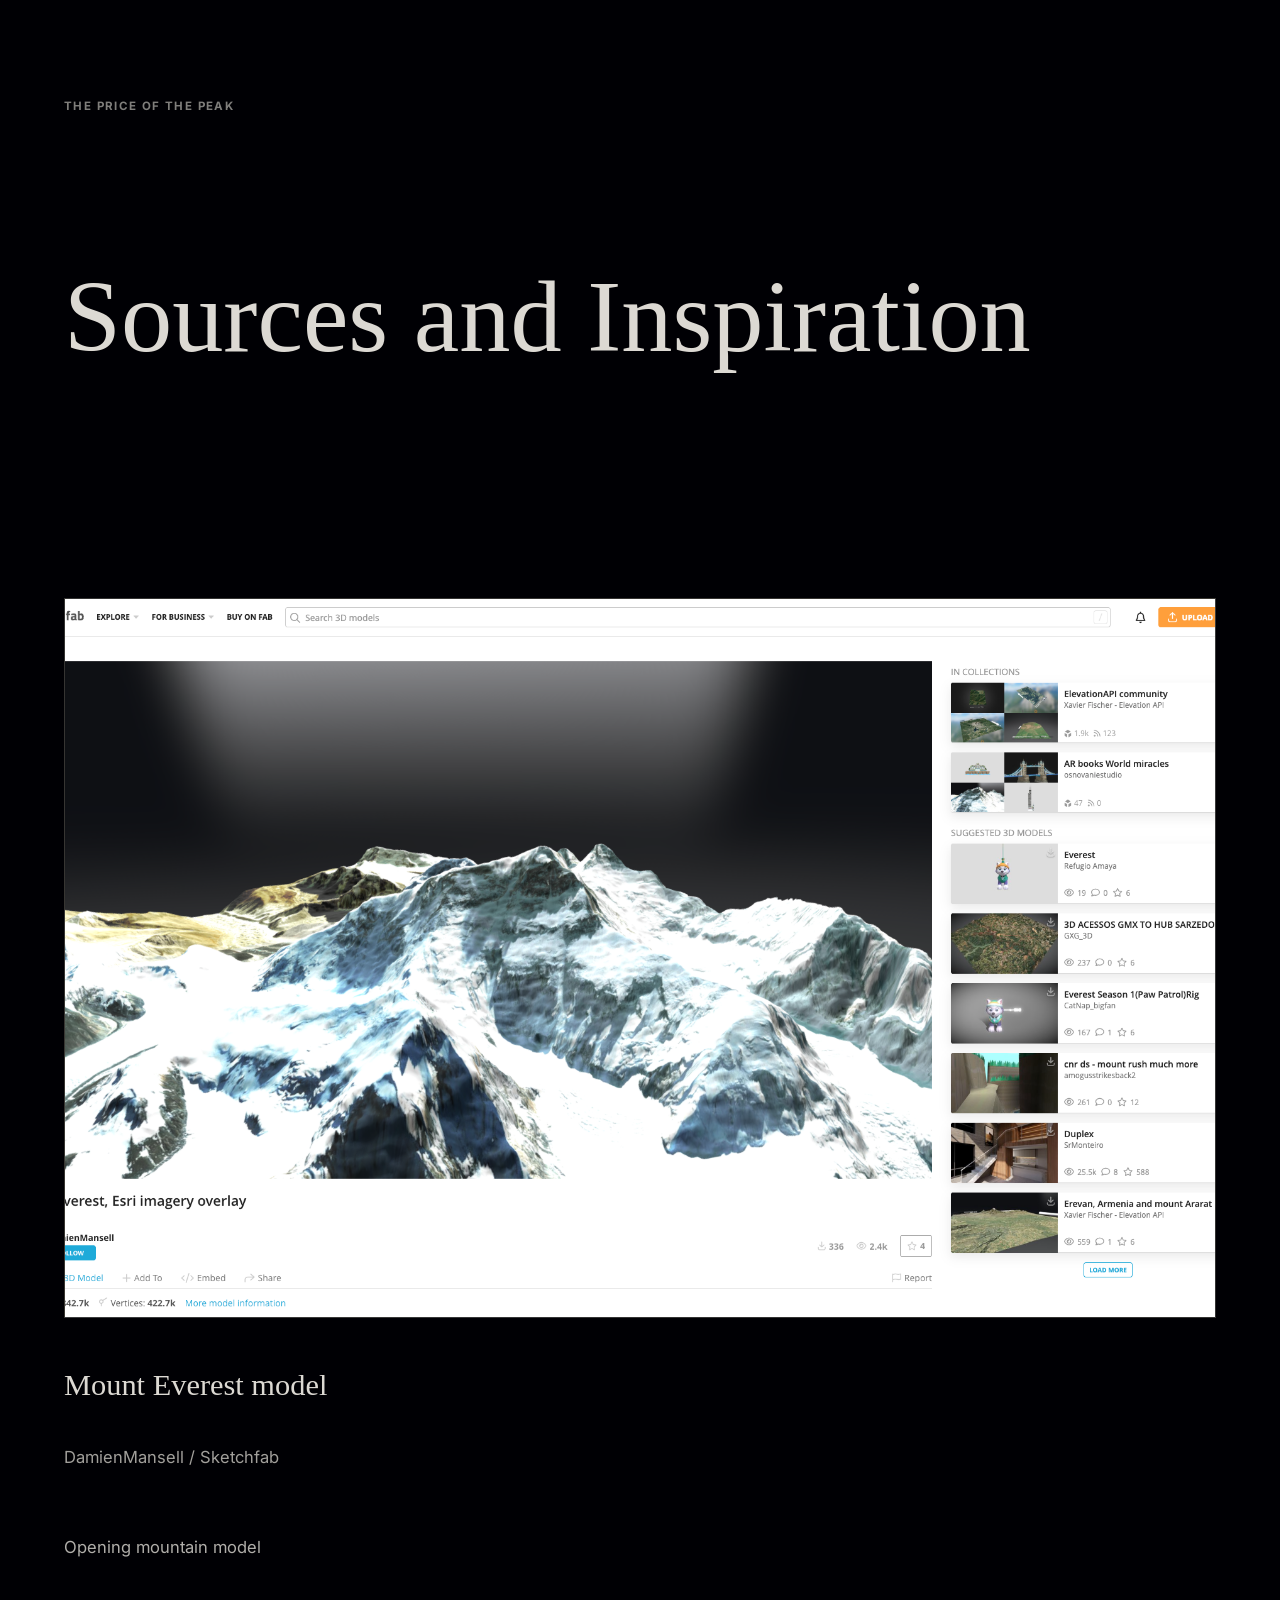
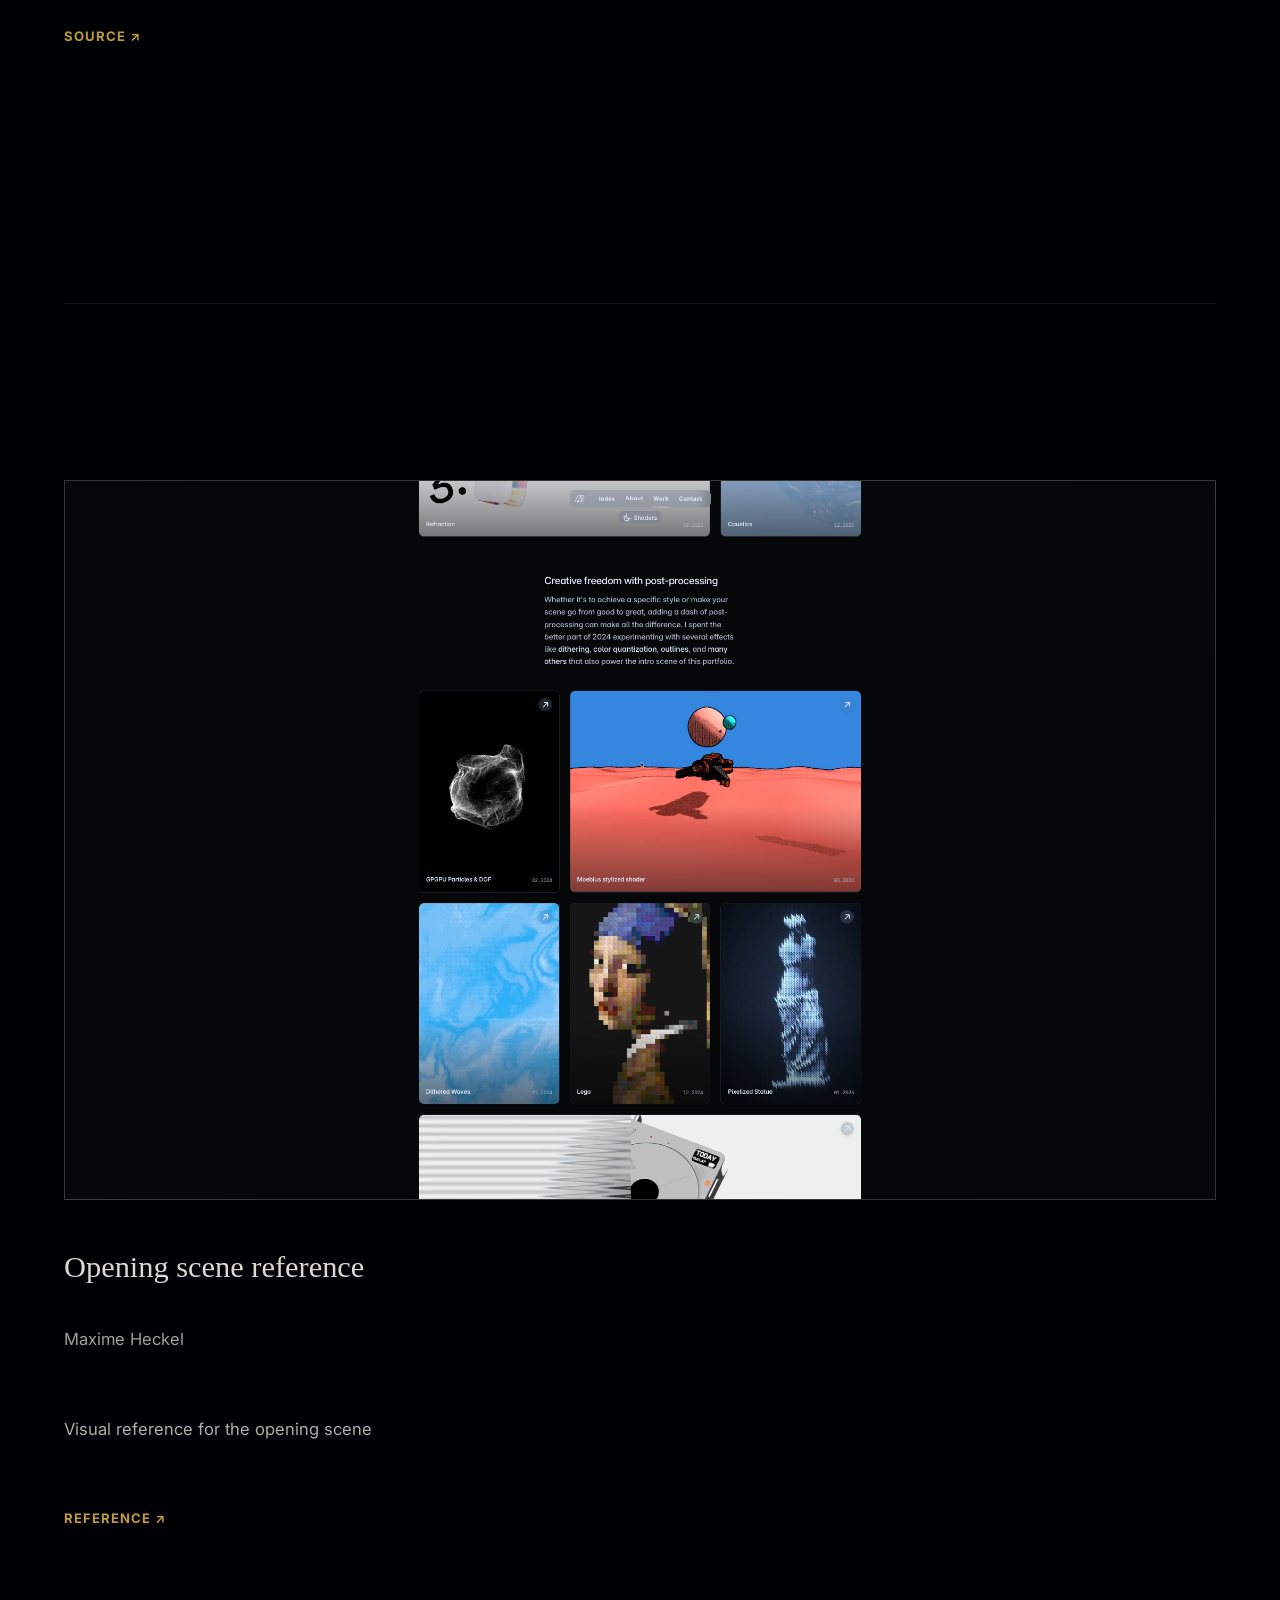
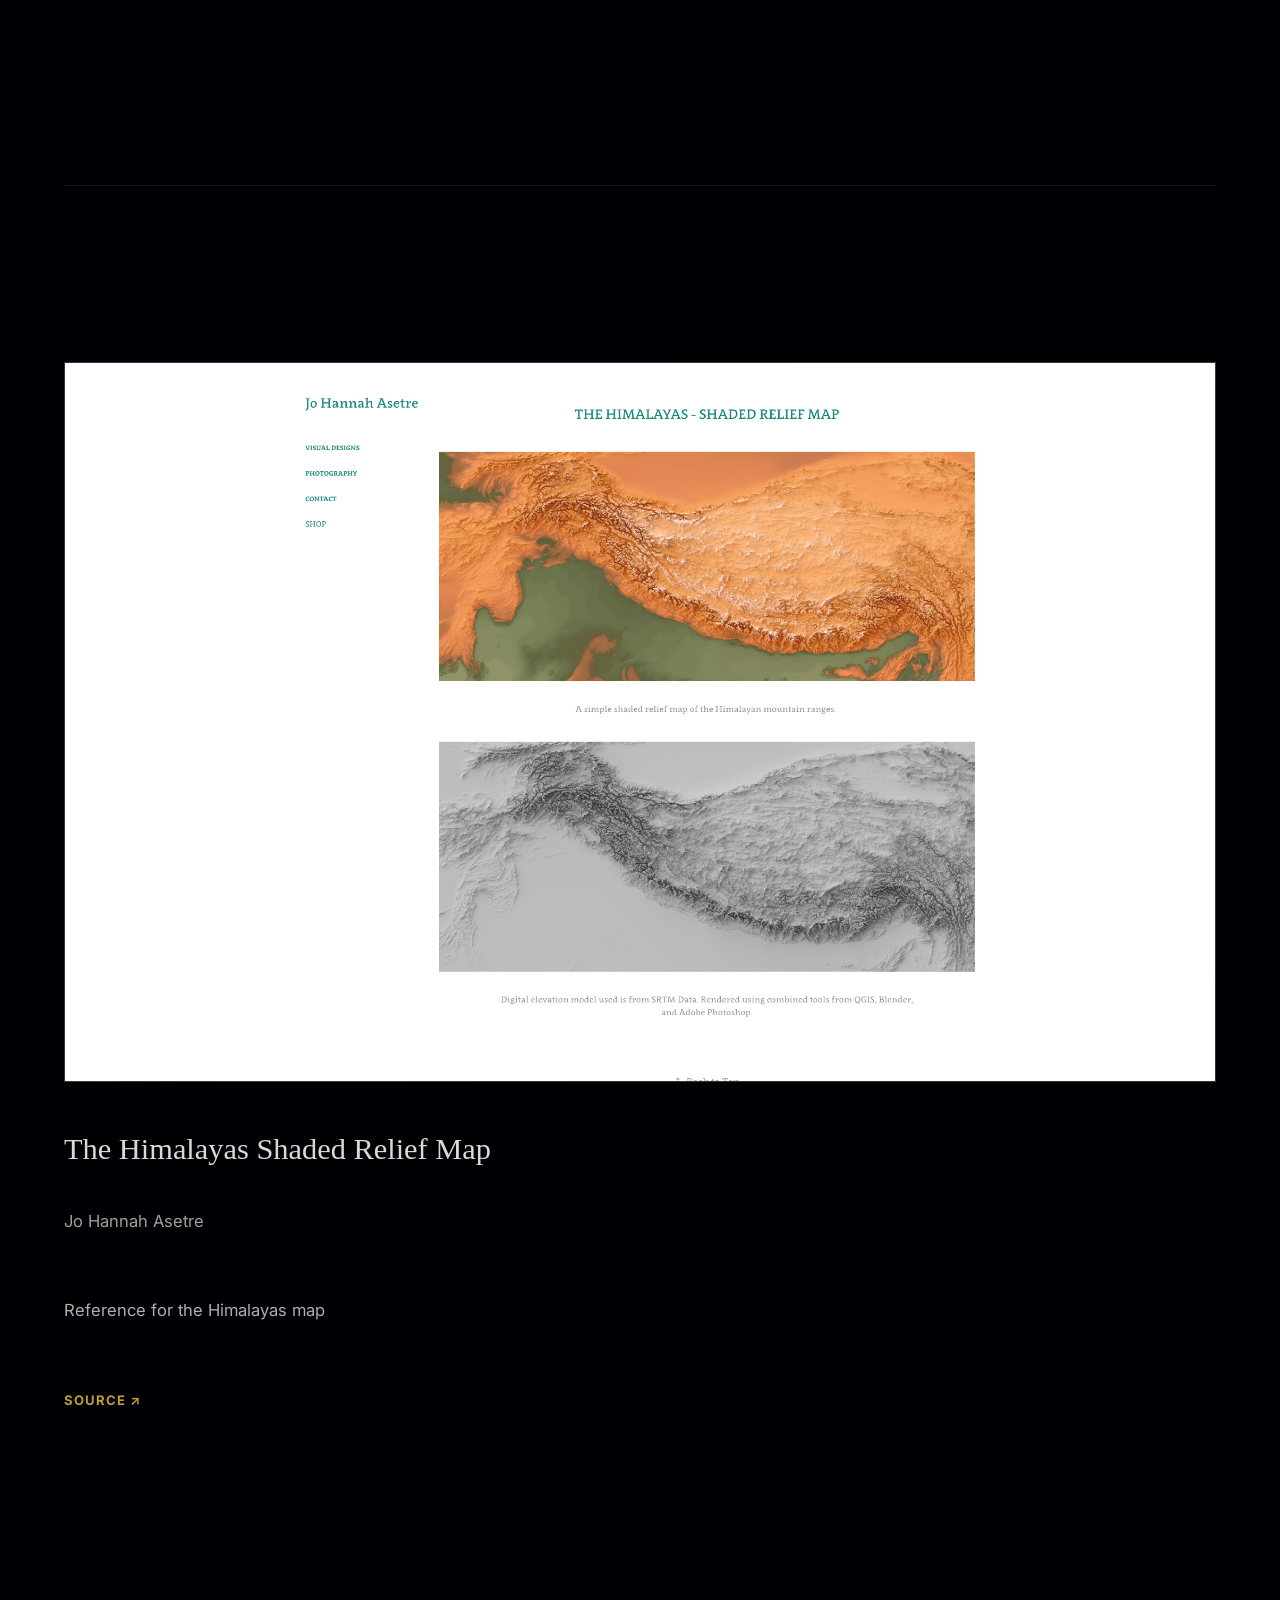
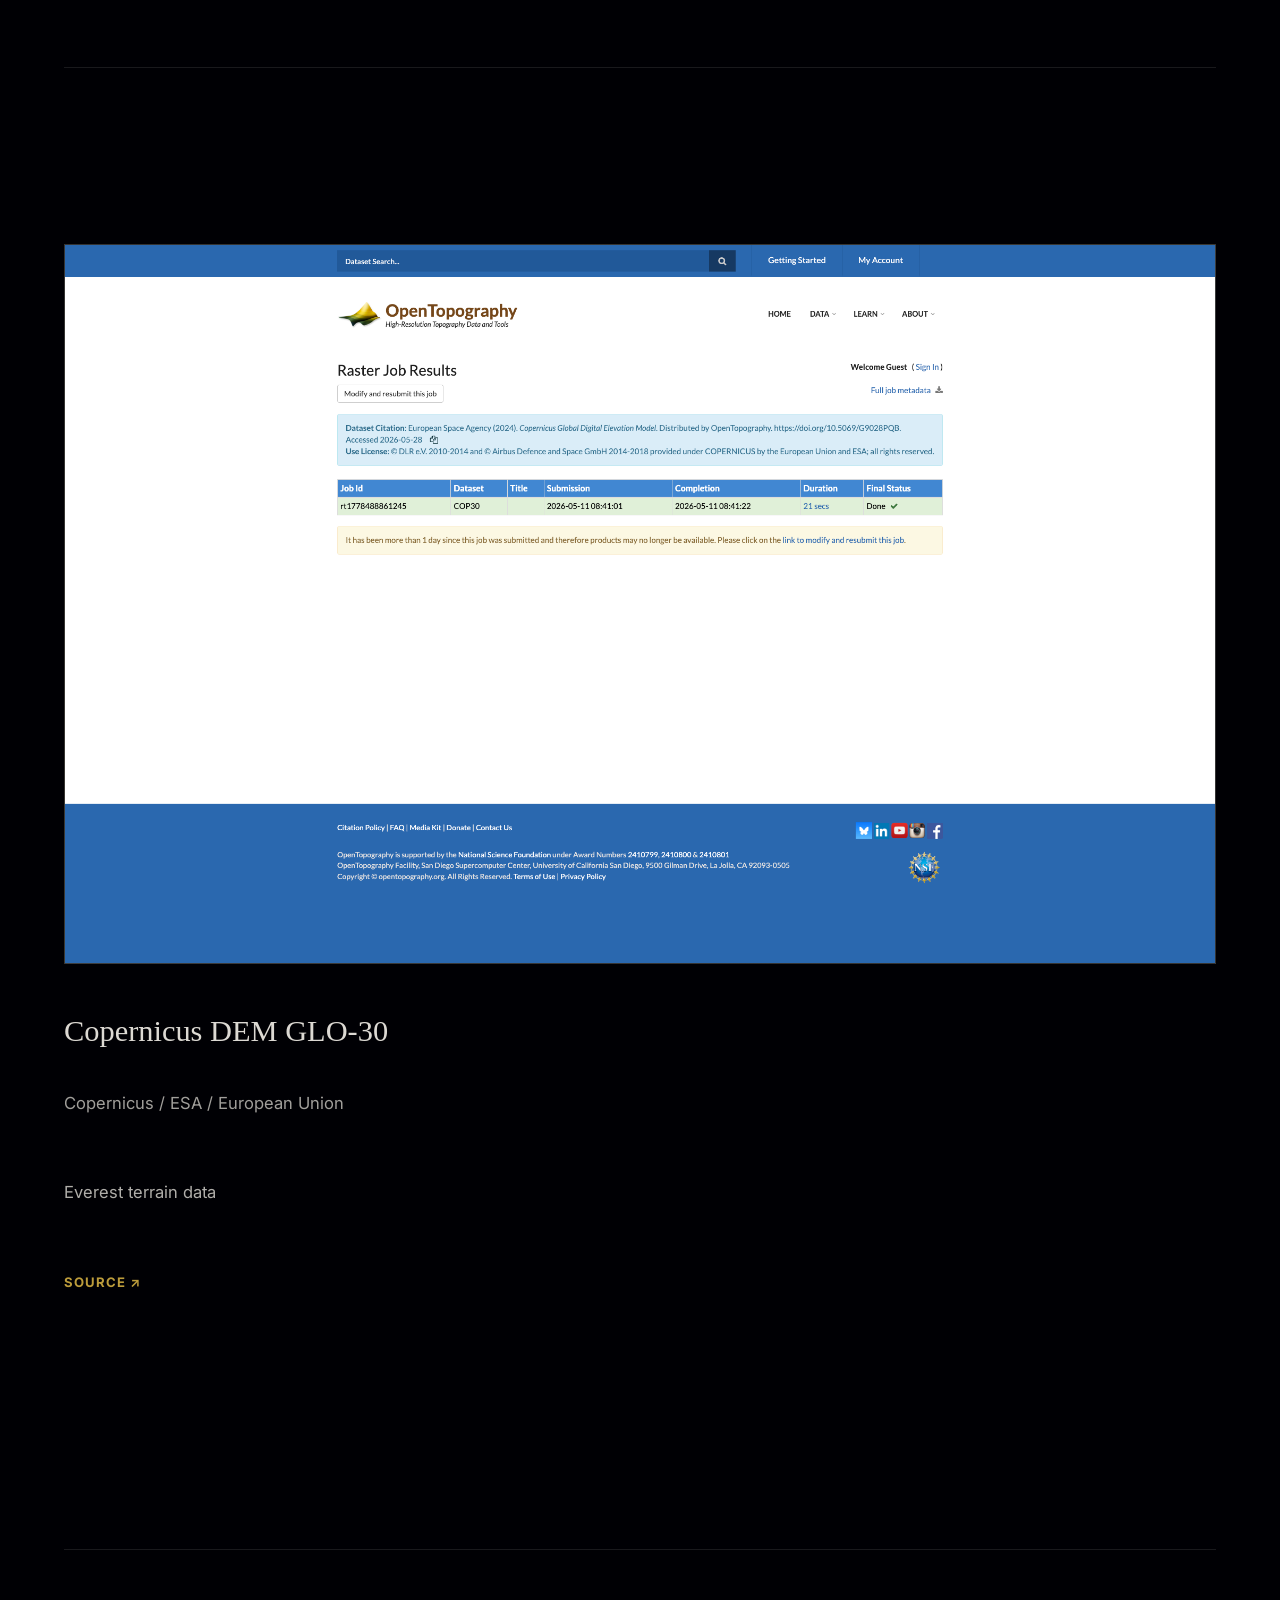
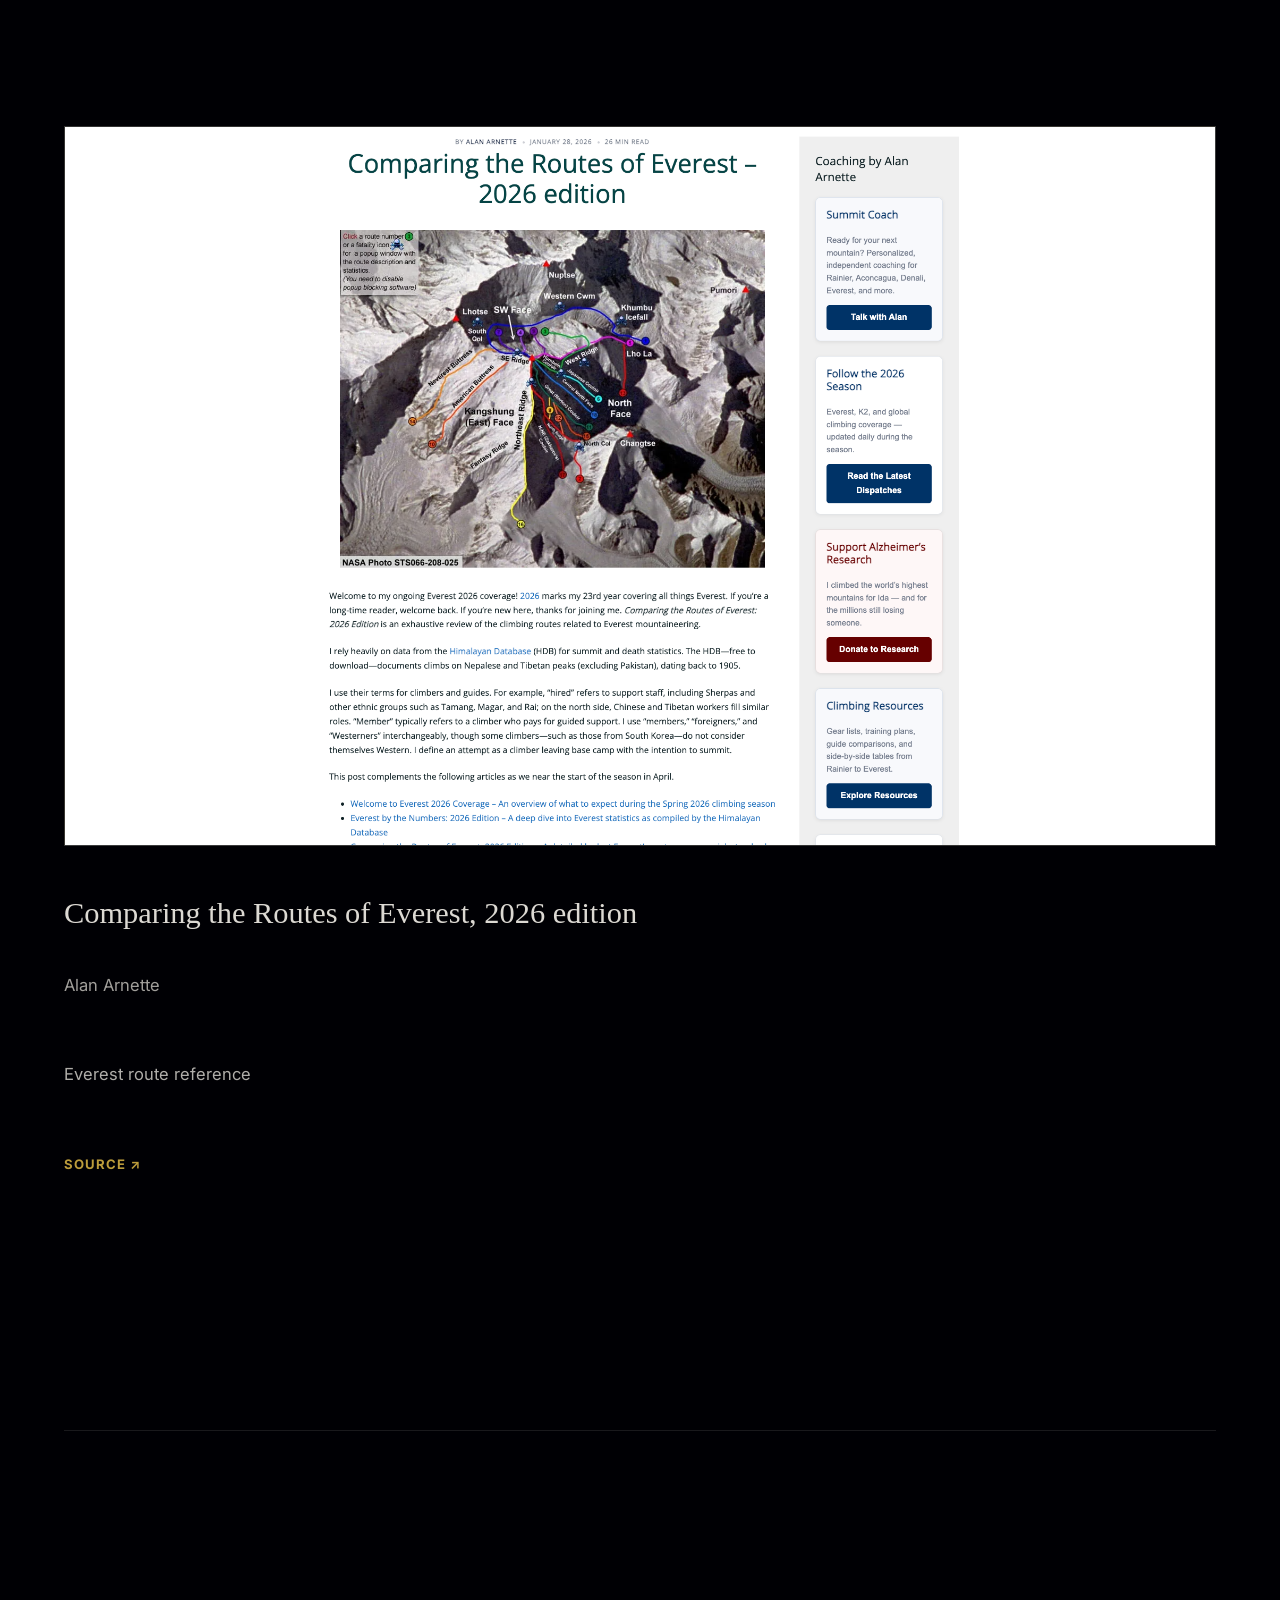
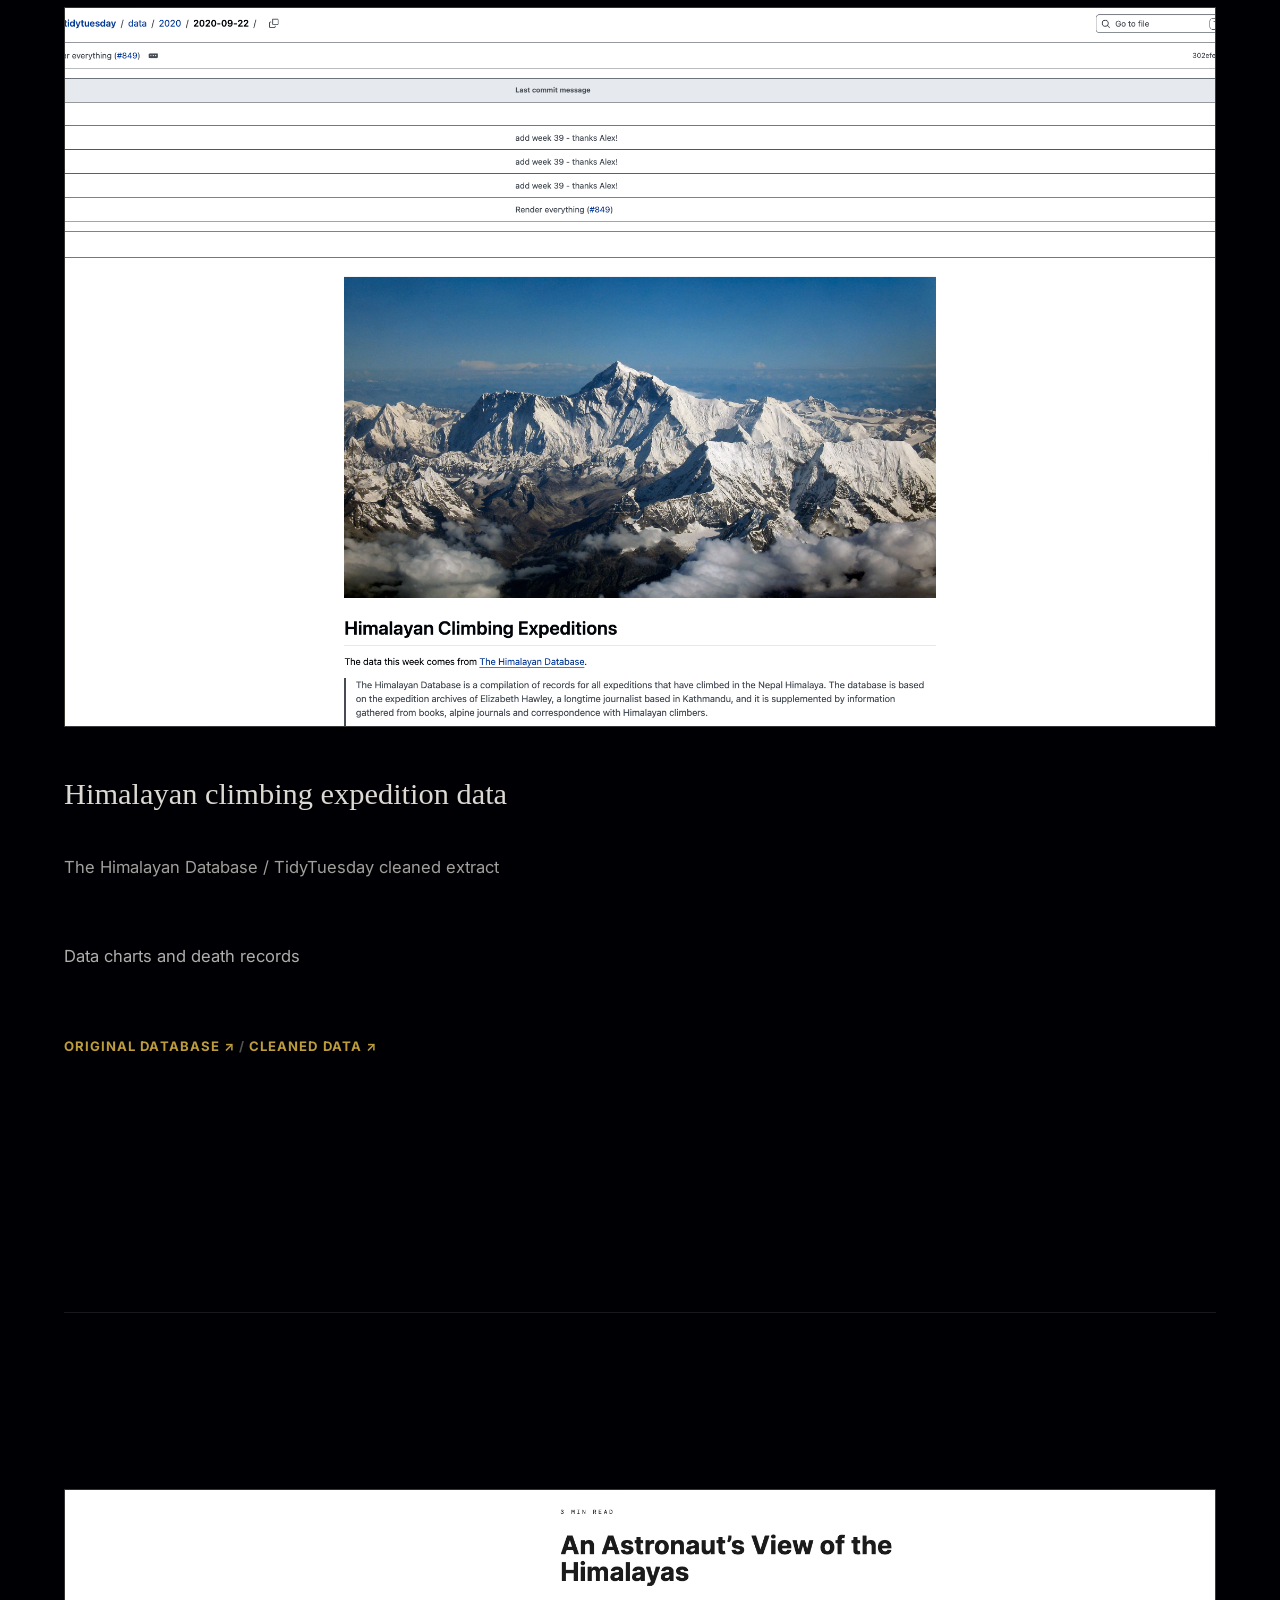
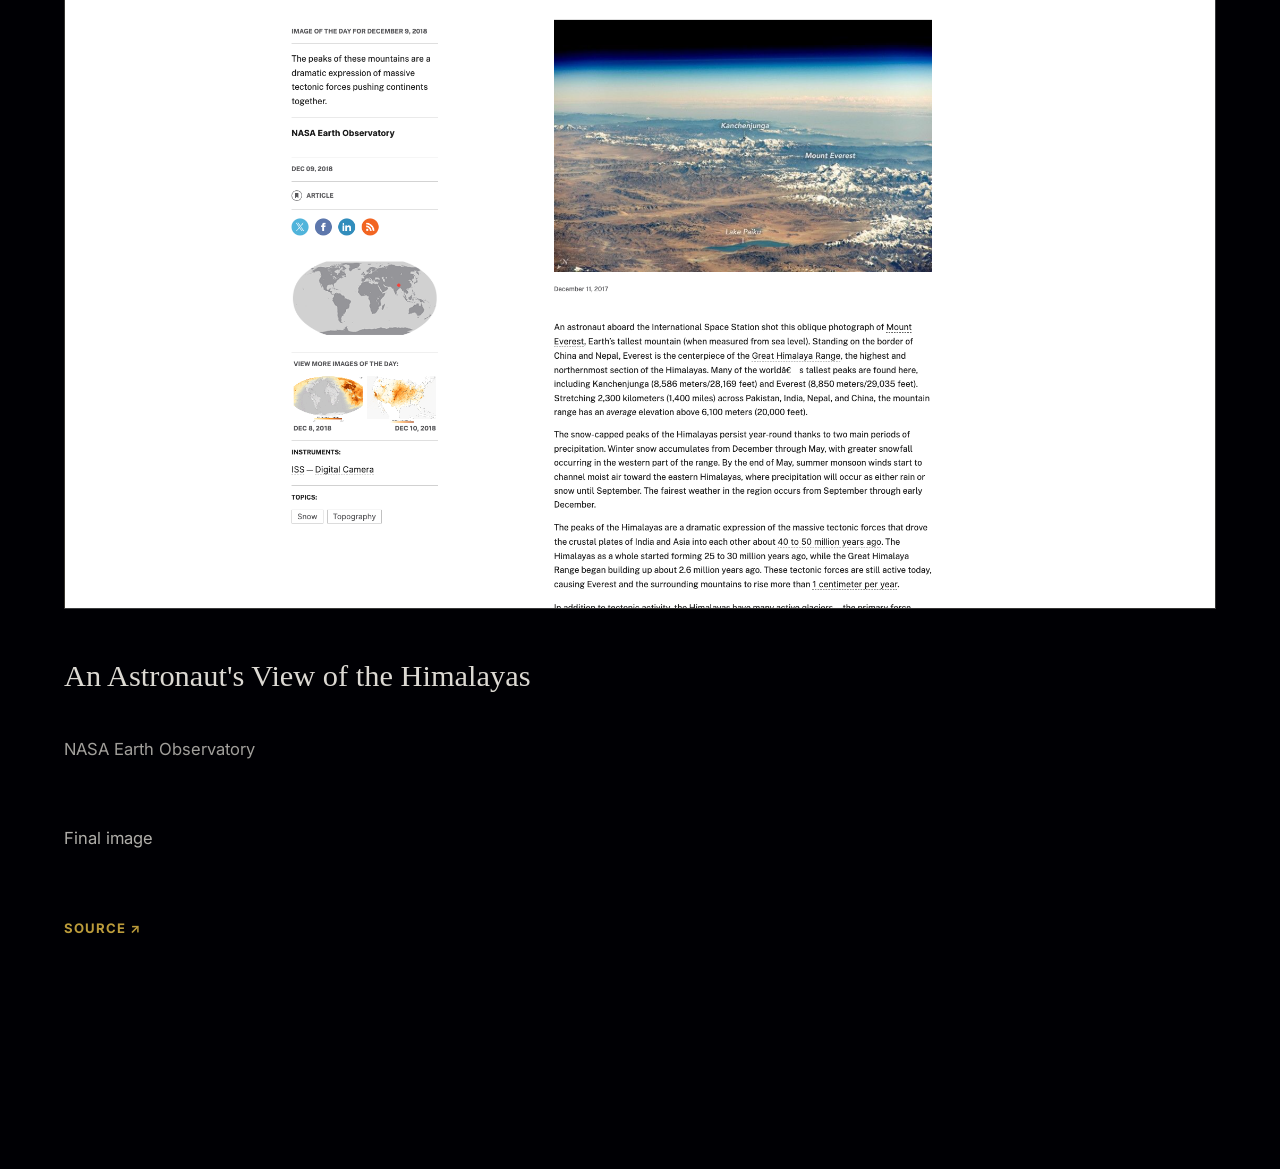
<file: docs/sources/index.html>
<!DOCTYPE html>
<html lang="en">
<head>
  <meta charset="UTF-8">
  <meta name="viewport" content="width=device-width, initial-scale=1.0">
  <title>Sources | The Price of the Peak</title>
  <link rel="preconnect" href="https://fonts.googleapis.com">
  <link rel="preconnect" href="https://fonts.gstatic.com" crossorigin>
  <link href="https://fonts.googleapis.com/css2?family=Inter:wght@400;500;600;700&display=swap" rel="stylesheet">
  <link rel="stylesheet" href="../css/style.css?v=sources-gallery-3">
</head>
<body class="sources-page">
  <main class="sources-shell">
    <a class="sources-back" href="../">The Price of the Peak</a>

    <header class="sources-header">
      <h1>Sources and Inspiration</h1>
    </header>

    <div class="sources-list" id="sources-list"></div>
  </main>

  <script>
    const sourceEntries = [
      {
        title: "Mount Everest model",
        author: "DamienMansell / Sketchfab",
        usedFor: "Opening mountain model",
        image: "../assets/sources/everest_figure.png",
        domain: "sketchfab.com",
        links: [
          {
            label: "Source",
            url: "https://sketchfab.com/3d-models/mount-everest-esri-imagery-overlay-f1b4efcc730a4d31872c73d8cdab97ed"
          }
        ]
      },
      {
        title: "Opening scene reference",
        author: "Maxime Heckel",
        usedFor: "Visual reference for the opening scene",
        image: "../assets/sources/hero_inspiration.png",
        domain: "maximeheckel.com",
        links: [
          {
            label: "Reference",
            url: "https://maximeheckel.com/"
          }
        ]
      },
      {
        title: "The Himalayas Shaded Relief Map",
        author: "Jo Hannah Asetre",
        usedFor: "Reference for the Himalayas map",
        image: "../assets/sources/himalayas_atlas.png",
        domain: "johannahasetre.myportfolio.com",
        links: [
          {
            label: "Source",
            url: "https://johannahasetre.myportfolio.com/the-himalayas-shaded-relief-map-1"
          }
        ]
      },
      {
        title: "Copernicus DEM GLO-30",
        author: "Copernicus / ESA / European Union",
        usedFor: "Everest terrain data",
        image: "../assets/sources/everest_terrain.png",
        domain: "dataspace.copernicus.eu",
        links: [
          {
            label: "Source",
            url: "https://dataspace.copernicus.eu/explore-data/data-collections/copernicus-contributing-missions/collections-description/COP-DEM"
          }
        ]
      },
      {
        title: "Comparing the Routes of Everest, 2026 edition",
        author: "Alan Arnette",
        usedFor: "Everest route reference",
        image: "../assets/sources/everest_routes.png",
        domain: "alanarnette.com",
        links: [
          {
            label: "Source",
            url: "https://www.alanarnette.com/blog/2026/01/28/comparing-the-routes-of-everest-2026-edition/"
          }
        ]
      },
      {
        title: "Himalayan climbing expedition data",
        author: "The Himalayan Database / TidyTuesday cleaned extract",
        usedFor: "Data charts and death records",
        image: "../assets/sources/himalayas_data.png",
        domain: "himalayandatabase.com",
        links: [
          {
            label: "Original database",
            url: "https://www.himalayandatabase.com/"
          },
          {
            label: "Cleaned data",
            url: "https://github.com/rfordatascience/tidytuesday/tree/main/data/2020/2020-09-22"
          }
        ]
      },
      {
        title: "An Astronaut's View of the Himalayas",
        author: "NASA Earth Observatory",
        usedFor: "Final image",
        image: "../assets/sources/himalayas_nasa.png",
        domain: "visibleearth.nasa.gov",
        links: [
          {
            label: "Source",
            url: "https://visibleearth.nasa.gov/images/144355/an-astronauts-view-of-the-himalayas"
          }
        ]
      }
    ];

    const list = document.getElementById("sources-list");

    sourceEntries.forEach((entry) => {
      const row = document.createElement("article");
      row.className = "source-row";

      const media = document.createElement("div");
      media.className = "source-media";

      const placeholder = document.createElement("div");
      placeholder.className = "source-placeholder";
      placeholder.innerHTML = `
        <span>Source</span>
        <em>${entry.domain}</em>
      `;

      const image = document.createElement("img");
      image.src = entry.image;
      image.alt = "";
      image.loading = "lazy";
      image.onerror = () => {
        image.remove();
      };

      media.append(placeholder, image);

      const content = document.createElement("div");
      content.className = "source-content";
      content.innerHTML = `
        <h2>${entry.title}</h2>
        <p class="source-author">${entry.author}</p>
        <p class="source-used">${entry.usedFor}</p>
        <p class="source-links">
          ${entry.links.map((link) => `<a href="${link.url}" target="_blank" rel="noopener noreferrer">${link.label} &#8599;</a>`).join(" <span aria-hidden=\"true\">/</span> ")}
        </p>
      `;

      row.append(media, content);
      list.appendChild(row);
    });
  </script>
</body>
</html>
</file>
<file: docs/css/style.css>
* {
  margin: 0;
  padding: 0;
  box-sizing: border-box;
}

:root {
  --paper: #f4f1ea;
  --paper-deep: #e9e1d3;
  --ink: #1d1c1a;
  --muted: #6f6a61;
  --rule: #d8d2c7;
  --night: #101311;
  --night-soft: #171b18;
  --night-ink: #f3efe7;
  --space-black: #000004;
  --space-blue-black: #081021;
  --space-ink: #f4f1ea;
  --ice: #d8e6ec;
  --route: #f1c84b;
  --client: #4778a8;
  --staff: #c56f3d;
  --death: #9f3d35;
  --font-display: Georgia, "Times New Roman", serif;
  --font-ui: "Inter", -apple-system, BlinkMacSystemFont, "Segoe UI", Roboto, Helvetica, Arial, sans-serif;
  --page-max: 1440px;
  --text-col: 360px;
  --gap: 80px;
  --visual-col: minmax(680px, 1fr);
  --side-pad: clamp(1.25rem, 4vw, 4.5rem);
}

body {
  font-family: var(--font-ui);
  color: var(--ink);
  background: var(--paper);
  line-height: 1.75;
  font-size: 16px;
  text-rendering: optimizeLegibility;
}

/* Hold the visitor at the intro until the hero and atlas images are ready. */
html.is-loading,
html.is-loading body {
  overflow: hidden;
}

p {
  line-height: 1.78;
}

svg text,
.graphic-label,
.closing-kicker,
.step::before,
.step::after,
.ch2-route-index,
.ch2-panel {
  font-variant-numeric: tabular-nums;
}

.editorial-grid,
.intro-inner,
.closing-copy {
  width: 100%;
  margin-inline: auto;
}

.section-plate,
.section-atlas,
.section-map-table,
.section-data-wall,
.section-register,
.section-conclusion {
  position: relative;
}

.intro {
  position: relative;
  min-height: 100vh;
  display: grid;
  grid-template-columns: minmax(0, 0.9fr) minmax(22rem, 1.1fr);
  align-items: center;
  padding: 12vh var(--side-pad) 10vh;
  background:
    radial-gradient(circle at 78% 42%, rgba(216, 230, 236, 0.13), transparent 34rem),
    radial-gradient(circle at 18% 22%, rgba(241, 200, 75, 0.09), transparent 22rem),
    linear-gradient(115deg, #0a0d0b 0%, var(--night) 56%, #070908 100%);
  color: var(--night-ink);
  overflow: hidden;
}

.intro::before {
  content: "";
  position: absolute;
  inset: 0;
  background:
    linear-gradient(rgba(243, 239, 231, 0.034) 1px, transparent 1px),
    linear-gradient(90deg, rgba(243, 239, 231, 0.026) 1px, transparent 1px);
  background-size: 46px 46px;
  mask-image: linear-gradient(90deg, transparent 0%, #000 48%, #000 100%);
  opacity: 0.32;
  pointer-events: none;
}

.intro::after {
  content: "";
  position: absolute;
  inset: auto 0 0;
  height: 30vh;
  background: linear-gradient(180deg, transparent, var(--night));
  pointer-events: none;
}

.hero-visual {
  position: absolute;
  top: 0;
  right: 0;
  bottom: 0;
  width: min(84vw, 1380px);
  pointer-events: none;
}

.hero-led-canvas {
  position: absolute;
  inset: -8vh -7vw -8vh -6vw;
  overflow: hidden;
  cursor: grab;
  pointer-events: auto;
  -webkit-mask-image: linear-gradient(90deg, transparent 0%, #000 18%, #000 90%, transparent 100%);
  mask-image: linear-gradient(90deg, transparent 0%, #000 18%, #000 90%, transparent 100%);
}

.hero-led-canvas:active {
  cursor: grabbing;
}

.hero-led-canvas:not(.is-ready) {
  cursor: default;
}

.hero-led-canvas::after {
  content: "";
  position: absolute;
  inset: 0;
  background:
    radial-gradient(circle at 55% 42%, rgba(243, 239, 231, 0.08), transparent 24rem),
    linear-gradient(90deg, rgba(16, 19, 17, 0.2), rgba(16, 19, 17, 0) 34%);
  pointer-events: none;
}

.hero-led-loading {
  position: absolute;
  right: clamp(2rem, 7vw, 6.5rem);
  bottom: clamp(2.2rem, 8vh, 5.5rem);
  z-index: 4;
  display: flex;
  align-items: center;
  gap: 9px;
  color: rgba(243, 239, 231, 0.56);
  font-size: 11px;
  font-weight: 700;
  letter-spacing: 0.08em;
  line-height: 1.3;
  text-transform: uppercase;
  pointer-events: none;
  transition: opacity 0.35s ease, transform 0.35s ease;
}

.hero-led-loading span {
  width: 14px;
  height: 14px;
  border: 1px solid rgba(243, 239, 231, 0.18);
  border-top-color: rgba(241, 200, 75, 0.82);
  border-radius: 50%;
  animation: hero-loading-spin 0.9s linear infinite;
}

.hero-led-loading em {
  font-style: normal;
}

@keyframes hero-loading-spin {
  to {
    transform: rotate(360deg);
  }
}

.hero-led-canvas.is-ready ~ .hero-led-loading,
.hero-led-canvas.is-fallback ~ .hero-led-loading {
  opacity: 0;
  transform: translateY(4px);
}

.hero-drag-hint {
  position: absolute;
  right: clamp(2rem, 7vw, 6.5rem);
  bottom: clamp(2.2rem, 8vh, 5.5rem);
  z-index: 4;
  padding: 6px 10px;
  border: 1px solid rgba(243, 239, 231, 0.16);
  border-radius: 2px;
  background: rgba(16, 19, 17, 0.46);
  color: rgba(243, 239, 231, 0.62);
  font-size: 11px;
  font-weight: 700;
  letter-spacing: 0.08em;
  line-height: 1.3;
  text-transform: uppercase;
  pointer-events: none;
  transition: opacity 0.45s ease, transform 0.45s ease;
}

.hero-led-canvas:not(.is-ready) ~ .hero-drag-hint {
  opacity: 0;
  transform: translateY(4px);
}

.hero-led-canvas.is-drag-hint-hidden ~ .hero-drag-hint {
  opacity: 0;
  transform: translateY(4px);
}

.hero-led-webgl,
.hero-led-fallback {
  position: absolute;
  inset: 0;
  width: 100%;
  height: 100%;
  pointer-events: none;
}

.hero-led-webgl {
  display: block;
  z-index: 2;
  pointer-events: auto;
}

.hero-led-fallback {
  object-fit: contain;
  object-position: 58% 50%;
  padding: 16vh 0 14vh;
  opacity: 0.28;
  filter: invert(1) brightness(0.72) contrast(1.8) sepia(0.15) hue-rotate(142deg);
  image-rendering: pixelated;
  mix-blend-mode: screen;
  transform: scale(1.1);
  z-index: 1;
  opacity: 0;
}

.hero-led-canvas.is-fallback .hero-led-fallback {
  opacity: 0.32;
}

.hero-led-canvas.is-fallback ~ .hero-drag-hint {
  display: none;
}

.intro-inner {
  position: relative;
  z-index: 3;
  max-width: 780px;
  transform: translateY(-4vh);
}

.intro h1 {
  max-width: 760px;
  font-family: var(--font-ui);
  font-size: clamp(4.6rem, 10vw, 9.6rem);
  font-weight: 700;
  letter-spacing: 0;
  line-height: 0.92;
  margin-bottom: 1.4rem;
}

.intro .subtitle {
  max-width: 520px;
  color: rgba(243, 239, 231, 0.78);
  font-size: clamp(1.05rem, 1.8vw, 1.35rem);
  line-height: 1.55;
}

#scrolly {
  position: relative;
  display: flex;
  align-items: flex-start;
  background:
    linear-gradient(90deg, rgba(8, 11, 16, 0.1), rgba(8, 11, 16, 0.02) 38%, transparent 72%),
    /* The dark-to-paper handoff is anchored in vh (top stops = the original
       percentages x the ~855vh the page was tuned for) so it stays locked to the
       conquest / The Turn boundary (~303vh) regardless of how many paper sections
       follow. The lower stops are anchored to the bottom, so every paper section
       stays bright and the ease into the closing happens only in the last 40vh. */
    linear-gradient(180deg,
      var(--night) 0,
      var(--night) 77vh,
      #1a242b 103vh,
      #263945 137vh,
      #2d424e 248vh,
      #3c4c52 274vh,
      var(--paper-deep) 308vh,
      var(--paper) 333vh,
      var(--paper) calc(100% - 40vh),
      var(--paper-deep) 100%);
}

.scroll-text {
  width: 38%;
  padding: 0 clamp(1.25rem, 3vw, 3.5rem);
  position: relative;
  z-index: 2;
}

.scroll-graphic {
  width: 62%;
  position: sticky;
  top: 0;
  height: 100vh;
  display: flex;
  align-items: center;
  justify-content: center;
  z-index: 1;
}

#scrolly:has(.section-map-table.is-active) .scroll-text {
  pointer-events: none;
}

.graphic-container {
  width: 100%;
  height: 100%;
  display: flex;
  align-items: center;
  justify-content: center;
  padding: clamp(1rem, 2.4vw, 2rem);
}

.graphic-placeholder {
  position: relative;
  width: 100%;
  height: min(84vh, 860px);
  background: rgba(247, 244, 236, 0.9);
  border: 1px solid rgba(23, 22, 21, 0.12);
  border-radius: 3px;
  box-shadow: none;
  display: flex;
  align-items: center;
  justify-content: center;
  transition: opacity 0.28s ease;
  overflow: hidden;
}

.graphic-placeholder::before {
  content: "";
  position: absolute;
  inset: 0;
  pointer-events: none;
  z-index: 3;
}

.graphic-placeholder[data-active="himalayas"] {
  background: #151916;
  border-color: rgba(238, 232, 219, 0.18);
}

.graphic-placeholder[data-active="himalayas"]::before {
  background:
    linear-gradient(rgba(255, 255, 255, 0.045) 1px, transparent 1px),
    linear-gradient(90deg, rgba(255, 255, 255, 0.035) 1px, transparent 1px);
  background-size: 64px 64px;
  mix-blend-mode: screen;
}

.graphic-placeholder[data-active="conquest"] {
  height: 100vh;
  border: 0;
  border-radius: 0;
  background: transparent;
}

.graphic-placeholder[data-active="turn-transition"] {
  height: 100vh;
  background: transparent;
  border: 0;
  border-radius: 0;
}

.graphic-placeholder[data-active="the-turn"] {
  height: min(88vh, 900px);
  background:
    linear-gradient(180deg, rgba(255, 255, 255, 0.78), rgba(245, 241, 232, 0.96)),
    repeating-linear-gradient(90deg, rgba(23, 22, 21, 0.055) 0 1px, transparent 1px 56px);
  border-color: var(--rule);
}

.graphic-placeholder[data-active="the-cost"],
.graphic-placeholder[data-active="the-commercial"] {
  height: min(88vh, 900px);
  background:
    linear-gradient(180deg, rgba(248, 245, 238, 0.98), rgba(244, 241, 234, 0.98) 62%, rgba(233, 225, 211, 0.9)),
    var(--paper);
  border-color: var(--rule);
}

.graphic-label {
  font-size: 1.3rem;
  font-weight: 400;
  font-style: italic;
  color: var(--muted);
}

.ch1-atlas {
  position: absolute;
  inset: 0;
  width: 100%;
  height: 100%;
  overflow: hidden;
  border-radius: 3px;
  opacity: 0;
  visibility: hidden;
  pointer-events: none;
  background:
    radial-gradient(circle at 50% 50%, rgba(216, 230, 236, 0.08), transparent 32rem),
    linear-gradient(135deg, #101311 0%, #171b18 58%, #0b0e0c 100%);
}

.ch1-atlas.active {
  opacity: 1;
  visibility: visible;
  pointer-events: auto;
}

.ch1-atlas::before {
  content: "";
  position: absolute;
  inset: clamp(1rem, 2.6vw, 2rem);
  border: 1px solid rgba(243, 239, 231, 0.18);
  box-shadow: inset 0 0 0 1px rgba(16, 19, 17, 0.72);
  pointer-events: none;
  z-index: 4;
}

.ch1-atlas::after {
  content: "";
  position: absolute;
  inset: 0;
  background:
    linear-gradient(90deg, rgba(16, 19, 17, 0.84), rgba(16, 19, 17, 0.18) 44%, rgba(16, 19, 17, 0.7)),
    linear-gradient(180deg, rgba(241, 200, 75, 0.16), rgba(216, 230, 236, 0.1));
  mix-blend-mode: color;
  opacity: 0.74;
  pointer-events: none;
  z-index: 2;
}

.ch1-atlas-plate {
  position: absolute;
  inset: clamp(2rem, 5vw, 4.8rem) clamp(1.3rem, 4vw, 3.5rem);
  display: flex;
  align-items: center;
  justify-content: center;
  background:
    linear-gradient(180deg, rgba(247, 244, 236, 0.08), rgba(247, 244, 236, 0.02)),
    #151914;
  border: 1px solid rgba(243, 239, 231, 0.16);
  box-shadow:
    0 24px 70px rgba(0, 0, 0, 0.36),
    inset 0 0 48px rgba(0, 0, 0, 0.34);
  z-index: 1;
}

.ch1-atlas-plate::before {
  content: "";
  position: absolute;
  inset: 0;
  background:
    repeating-linear-gradient(0deg, rgba(243, 239, 231, 0.08) 0 1px, transparent 1px 54px),
    repeating-linear-gradient(90deg, rgba(243, 239, 231, 0.065) 0 1px, transparent 1px 54px);
  mix-blend-mode: screen;
  opacity: 0.36;
  pointer-events: none;
  z-index: 2;
}

.ch1-atlas-image {
  display: block;
  width: auto;
  height: auto;
  max-width: 100%;
  max-height: 100%;
  object-fit: contain;
  opacity: 0.9;
  filter: hue-rotate(145deg) saturate(0.58) brightness(0.66) contrast(1.3);
  box-shadow: 0 18px 48px rgba(0, 0, 0, 0.28);
}

.ch1-overlay {
  position: absolute;
  left: clamp(1.3rem, 4vw, 3.5rem);
  bottom: clamp(1.45rem, 4vw, 3.2rem);
  z-index: 5;
  max-width: calc(100% - clamp(2.6rem, 8vw, 7rem));
  color: rgba(247, 244, 236, 0.48);
  font-size: clamp(0.68rem, 0.72vw, 0.78rem);
  font-weight: 700;
  letter-spacing: 0.04em;
  line-height: 1;
  text-align: left;
  text-transform: uppercase;
  text-shadow: 0 2px 18px rgba(0, 0, 0, 0.78);
  pointer-events: none;
  transition: opacity 0.4s ease;
}

.ch2-conquest {
  position: fixed;
  inset: 0;
  width: 100vw;
  height: 100vh;
  border-radius: inherit;
  display: none;
  overflow: hidden;
  background: transparent;
  cursor: grab;
}

.ch2-conquest:active {
  cursor: grabbing;
}

.ch2-map {
  position: absolute;
  top: 0;
  right: calc(clamp(1rem, 2.8vw, 2.5rem) + clamp(300px, 24vw, 380px));
  bottom: 0;
  left: 0;
  overflow: hidden;
  background: transparent;
}

.ch2-map::after {
  content: "";
  position: absolute;
  inset: 0;
  z-index: 1;
  background: none;
  pointer-events: none;
}

.ch2-map canvas {
  position: relative;
  z-index: 0;
  display: block;
  cursor: grab;
}

.ch2-map canvas:active {
  cursor: grabbing;
}

.ch2-map-status {
  position: absolute;
  inset: 0;
  display: flex;
  align-items: center;
  justify-content: center;
  color: rgba(243, 239, 231, 0.56);
  font-size: 13px;
  letter-spacing: 0.02em;
  pointer-events: none;
  z-index: 3;
}

.basecamp-marker {
  position: relative;
  width: 9px;
  height: 9px;
  pointer-events: none;
}

.basecamp-dot {
  position: absolute;
  inset: 0;
  border-radius: 50%;
  background: var(--route);
  box-shadow: 0 0 0 1px rgba(16, 19, 17, 0.9), 0 0 10px rgba(0, 0, 0, 0.5);
}

.basecamp-text {
  position: absolute;
  left: 14px;
  top: 50%;
  transform: translateY(-50%);
  font-family: var(--font-ui);
  font-size: 10px;
  font-weight: 700;
  color: rgba(243, 239, 231, 0.78);
  letter-spacing: 0.08em;
  text-shadow: 0 1px 2px rgba(0, 0, 0, 0.9);
  text-transform: uppercase;
  white-space: nowrap;
}

.ev3-compass {
  position: absolute;
  top: clamp(1rem, 2.4vh, 2rem);
  right: calc(clamp(1rem, 2.8vw, 2.5rem) + clamp(300px, 24vw, 380px) + 14px);
  width: 44px;
  height: 44px;
  border-radius: 50%;
  background: rgba(16, 19, 17, 0.28);
  border: 1px solid rgba(243, 239, 231, 0.2);
  box-shadow: none;
  pointer-events: auto;
  z-index: 6;
  transition: background 0.18s ease, border-color 0.18s ease, transform 0.18s ease;
}

.ev3-compass:hover {
  background: rgba(16, 19, 17, 0.45);
  border-color: rgba(243, 239, 231, 0.4);
  transform: scale(1.06);
}

.ev3-compass::before,
.ev3-compass::after {
  content: "";
  position: absolute;
  background: rgba(243, 239, 231, 0.24);
}

.ev3-compass::before {
  top: 6px;
  bottom: 6px;
  left: 50%;
  width: 1px;
  transform: translateX(-50%);
}

.ev3-compass::after {
  top: 50%;
  left: 6px;
  right: 6px;
  height: 1px;
  transform: translateY(-50%);
}

.ev3-compass-arrow {
  position: absolute;
  top: 5px;
  left: 50%;
  width: 0;
  height: 0;
  border-left: 4px solid transparent;
  border-right: 4px solid transparent;
  border-bottom: 8px solid var(--route);
  transform: translateX(-50%);
}

.ev3-compass-n {
  position: absolute;
  top: 16px;
  left: 50%;
  transform: translateX(-50%);
  font-family: var(--font-ui);
  font-size: 10px;
  font-weight: 700;
  color: rgba(243, 239, 231, 0.86);
  letter-spacing: 0.04em;
}

.ev3-hint {
  position: absolute;
  bottom: 24px;
  left: 50%;
  transform: translateX(-50%);
  display: grid;
  gap: 2px;
  padding: 7px 12px;
  background: rgba(16, 19, 17, 0.62);
  border: 1px solid rgba(243, 239, 231, 0.18);
  border-radius: 2px;
  font-size: 11px;
  color: rgba(243, 239, 231, 0.72);
  letter-spacing: 0.04em;
  box-shadow: none;
  pointer-events: none;
  z-index: 4;
  transition: opacity 0.6s ease, transform 0.6s ease;
}

.ev3-hint span {
  display: block;
}

.ev3-hint-hidden {
  opacity: 0;
  transform: translateX(-50%) translateY(4px);
}

.ch2-route-index,
.ch2-panel {
  position: absolute;
  z-index: 5;
  color: rgba(243, 239, 231, 0.82);
}

.ch2-route-index {
  top: clamp(1rem, 2.4vh, 2rem);
  right: clamp(1rem, 2.8vw, 2.5rem);
  left: auto;
  width: clamp(300px, 24vw, 380px);
  max-height: min(52vh, 560px);
  display: flex;
  flex-direction: column;
  min-height: 0;
  padding: 18px 0 14px;
  background: linear-gradient(180deg, rgba(13, 20, 27, 0.88), rgba(13, 20, 27, 0.74));
  border: 1px solid rgba(216, 230, 236, 0.16);
  border-radius: 2px;
  box-shadow: inset 0 1px 0 rgba(243, 239, 231, 0.06);
}

.ch2-index-header {
  padding: 0 18px 14px;
  border-bottom: 1px solid rgba(243, 239, 231, 0.12);
}

.ch2-panel-kicker {
  color: rgba(243, 239, 231, 0.48);
  font-size: 10px;
  font-weight: 700;
  letter-spacing: 0.12em;
  line-height: 1.4;
  text-transform: uppercase;
}

.ch2-index-title {
  margin-top: 7px;
  color: var(--night-ink);
  font-size: 18px;
  font-weight: 700;
  line-height: 1.35;
}

.ch2-index-intro {
  margin-top: 8px;
  font-size: 12px;
  color: rgba(243, 239, 231, 0.64);
  line-height: 1.55;
}

.ch2-route-list {
  min-height: 0;
  overflow-y: auto;
  padding: 10px 8px 0;
}

.ch2-route-row {
  display: grid;
  grid-template-columns: 2rem 3rem minmax(0, 1fr) 0.7rem;
  align-items: center;
  gap: 0.45rem;
  width: 100%;
  min-height: 32px;
  padding: 5px 8px;
  border: 0;
  border-radius: 2px;
  background: transparent;
  color: rgba(243, 239, 231, 0.62);
  cursor: pointer;
  font: inherit;
  font-size: 11.5px;
  line-height: 1.25;
  text-align: left;
  transition: background 0.18s ease, color 0.18s ease;
}

.ch2-route-row:hover,
.ch2-route-row:focus-visible {
  background: rgba(243, 239, 231, 0.07);
  color: rgba(243, 239, 231, 0.9);
  outline: none;
}

.ch2-route-row.is-selected {
  background: rgba(241, 200, 75, 0.12);
  color: var(--night-ink);
}

.ch2-route-row.is-selected .ch2-route-state::before {
  content: "";
  display: block;
  width: 6px;
  height: 6px;
  border-radius: 50%;
  background: var(--route);
  box-shadow: 0 0 14px rgba(241, 200, 75, 0.62);
}

.ch2-route-number,
.ch2-route-year {
  color: rgba(243, 239, 231, 0.44);
  font-size: 10px;
  font-weight: 700;
  letter-spacing: 0.08em;
  text-transform: uppercase;
}

.ch2-route-name {
  display: flex;
  align-items: center;
  gap: 7px;
  min-width: 0;
}

.ch2-route-label {
  overflow: hidden;
  white-space: nowrap;
  text-overflow: ellipsis;
}

.ch2-route-swatch {
  display: inline-block;
  flex: 0 0 auto;
  width: 9px;
  height: 9px;
  border: 1px solid rgba(243, 239, 231, 0.34);
  border-radius: 50%;
  box-shadow: 0 0 0 1px rgba(16, 19, 17, 0.58);
}

.ch2-panel {
  right: clamp(1rem, 2.8vw, 2.5rem);
  top: calc(clamp(1rem, 2.4vh, 2rem) + min(52vh, 560px) + 14px);
  bottom: clamp(1rem, 2.4vh, 2rem);
  width: clamp(300px, 24vw, 380px);
  max-height: none;
  display: flex;
  flex-direction: column;
  min-height: 0;
  padding: 18px;
  background: linear-gradient(180deg, rgba(13, 20, 27, 0.9), rgba(13, 20, 27, 0.76));
  border: 1px solid rgba(216, 230, 236, 0.16);
  border-radius: 2px;
  box-shadow: inset 0 1px 0 rgba(243, 239, 231, 0.06);
}

.ch2-panel-head {
  display: flex;
  align-items: center;
  justify-content: space-between;
  gap: 1rem;
  padding-bottom: 14px;
  border-bottom: 1px solid rgba(243, 239, 231, 0.12);
}

.ch2-clear-btn {
  background: none;
  border: none;
  padding: 0;
  font: inherit;
  font-size: 11px;
  font-weight: 700;
  color: rgba(243, 239, 231, 0.58);
  cursor: pointer;
  letter-spacing: 0.08em;
  line-height: 1.4;
  text-transform: uppercase;
}

.ch2-clear-btn[hidden] {
  display: none;
}

.ch2-clear-btn:hover {
  color: var(--night-ink);
}

.ch2-route-record {
  flex: 1;
  min-height: 0;
  padding-top: 18px;
  overflow-y: auto;
}

.ch2-record-heading {
  display: flex;
  align-items: center;
  gap: 9px;
  margin-bottom: 10px;
}

.ch2-record-heading .ch2-route-swatch {
  width: 12px;
  height: 12px;
}

.ch2-record-year {
  color: var(--route);
  font-size: 12px;
  font-weight: 800;
  letter-spacing: 0.14em;
  line-height: 1.4;
  text-transform: uppercase;
}

.ch2-record-title {
  color: var(--night-ink);
  font-size: clamp(1.25rem, 1.85vw, 1.9rem);
  font-weight: 700;
  letter-spacing: 0;
  line-height: 1.05;
}

.ch2-record-note {
  margin-top: 16px;
  font-size: 13px;
  color: rgba(243, 239, 231, 0.72);
  line-height: 1.68;
}

.viz-container {
  position: absolute;
  top: 0;
  left: 0;
  width: 100%;
  height: 100%;
  pointer-events: none;
}

.turn-wall {
  position: absolute;
  inset: 0;
  z-index: 2;
  display: flex;
  flex-direction: column;
  background: var(--paper);
  color: var(--ink);
  font-family: var(--font-ui);
}

/* Section 5 is entered via an instant paper-to-paper swap (The Cost -> The
   Business), so its wall fades itself in to match The Cost's entrance instead of
   popping. Scoped to the commercial wall; The Turn's wall is unaffected because
   it arrives through the graphic crossfade. */
.turn-wall.commercial-wall {
  opacity: 0;
  transform: translateY(0.35rem);
  transition: opacity 0.28s ease, transform 0.28s ease;
}

.turn-wall.commercial-wall.is-visible {
  opacity: 1;
  transform: translateY(0);
}

.turn-wall-body {
  flex: 1;
  min-height: 0;
  display: flex;
  flex-direction: column;
  padding: clamp(0.75rem, 1.6vw, 1.25rem) clamp(1rem, 2.6vw, 2.65rem) clamp(0.65rem, 1.4vw, 1rem);
  background:
    linear-gradient(180deg, rgba(244, 241, 234, 0.96), rgba(248, 245, 238, 0.98) 48%, rgba(233, 225, 211, 0.8)),
    var(--paper);
}

.turn-chart-stack {
  flex: 1;
  min-height: 0;
  display: grid;
  grid-template-rows: 1.2fr 1.1fr 0.78fr 0.9fr;
  gap: clamp(0.5rem, 1.1vw, 0.9rem);
}

.turn-chart-panel {
  min-height: 0;
  display: grid;
  grid-template-rows: auto minmax(0, 1fr);
  transition: opacity 0.22s ease;
}

.turn-panel-header {
  display: grid;
  grid-template-columns: minmax(0, 1fr) auto;
  align-items: baseline;
  gap: 1rem;
  min-height: 1.6rem;
  padding-bottom: 0.25rem;
  border-bottom: 1px solid rgba(216, 210, 199, 0.62);
}

.turn-panel-plot {
  min-height: 0;
}

.turn-chart {
  display: block;
  width: 100%;
  height: 100%;
  overflow: visible;
}

.turn-chart text {
  font-family: var(--font-ui);
}

.turn-wall[data-substep="0"] .turn-panel-risk {
  opacity: 0.5;
}

.turn-wall[data-substep="1"] .turn-panel-commercial {
  opacity: 0.62;
}

.turn-panel-rule {
  stroke: var(--rule);
  stroke-width: 1;
}

.turn-y-axis .tick text,
.turn-x-axis .tick text {
  font-size: 10.5px;
}

.turn-panel-title {
  margin: 0;
  color: var(--ink);
  font-size: 15px;
  font-weight: 800;
  letter-spacing: 0;
  line-height: 1.2;
  white-space: nowrap;
}

.turn-line {
  stroke-width: 1.8;
}

.turn-panel-agency .turn-line {
  stroke-width: 2.35;
}

.turn-panel-expeditions .turn-line {
  stroke-width: 2.1;
}

.turn-panel-death-rate .turn-line {
  stroke-width: 1.45;
}

.turn-area {
  opacity: 1;
}

.turn-bar {
  shape-rendering: crispEdges;
}

.turn-event-line {
  stroke: rgba(86, 78, 65, 0.34);
  stroke-dasharray: 3 4;
}

.turn-direct-label {
  display: block;
  min-width: max-content;
  font-size: 11px;
  font-weight: 700;
  letter-spacing: 0;
  line-height: 1.25;
  text-align: right;
  white-space: nowrap;
}

.turn-source {
  flex: 0 0 auto;
  margin-top: clamp(0.5rem, 1vw, 0.85rem);
  color: rgba(86, 78, 65, 0.7);
  font-size: 0.66rem;
  line-height: 1.4;
  text-align: right;
}

.turn-source span {
  display: block;
}

.cost-register {
  position: absolute;
  inset: 0;
  z-index: 2;
  display: flex;
  background:
    repeating-linear-gradient(0deg, rgba(86, 78, 65, 0.055) 0 1px, transparent 1px 36px),
    linear-gradient(180deg, rgba(248, 245, 238, 0.98), rgba(244, 241, 234, 0.98) 58%, rgba(233, 225, 211, 0.82)),
    var(--paper);
  color: var(--ink);
  font-family: var(--font-ui);
  opacity: 0;
  transform: translateY(0.35rem);
  transition: opacity 0.28s ease, transform 0.28s ease;
}

.cost-register.is-visible {
  opacity: 1;
  transform: translateY(0);
}

.cost-register__body {
  width: 100%;
  min-height: 0;
  display: grid;
  grid-template-rows: auto minmax(0, 1fr) auto;
  gap: clamp(0.75rem, 1.45vw, 1.15rem);
  padding: clamp(0.9rem, 2vw, 1.45rem) clamp(1rem, 2.8vw, 2.4rem) clamp(0.7rem, 1.5vw, 1.05rem);
}

.cost-register__intro {
  display: grid;
  grid-template-columns: minmax(0, 1fr) minmax(13rem, 0.72fr);
  gap: clamp(0.8rem, 2vw, 1.6rem);
  align-items: end;
  padding-bottom: clamp(0.55rem, 1.1vw, 0.8rem);
  border-bottom: 1px solid rgba(216, 210, 199, 0.76);
}

.cost-register__intro h3 {
  margin: 0;
  color: var(--ink);
  font-size: clamp(1.35rem, 2.25vw, 2rem);
  font-weight: 800;
  letter-spacing: 0;
  line-height: 1.05;
}

.cost-register__intro p:last-child {
  margin: 0;
  color: var(--muted);
  font-size: 0.78rem;
  line-height: 1.45;
}

.cost-register__frame {
  min-height: 0;
  display: grid;
  grid-template-columns: minmax(8.5rem, 0.34fr) minmax(0, 1fr);
  gap: clamp(0.8rem, 2vw, 1.6rem);
  padding-top: clamp(0.25rem, 0.9vw, 0.7rem);
}

.cost-register__copy {
  min-width: 0;
  display: flex;
  flex-direction: column;
  justify-content: flex-start;
  padding-top: 0.15rem;
}

.cost-register__copy-title {
  margin: 0;
  color: var(--ink);
  font-size: clamp(0.98rem, 1.55vw, 1.25rem);
  font-weight: 800;
  letter-spacing: 0;
  line-height: 1.15;
}

.cost-register__stats {
  display: grid;
  gap: 0.45rem;
  margin-top: clamp(0.85rem, 1.7vw, 1.25rem);
  padding-top: clamp(0.75rem, 1.4vw, 1rem);
  border-top: 1px solid rgba(216, 210, 199, 0.74);
}

.cost-register__stat {
  display: grid;
  gap: 0.08rem;
}

.cost-register__stat-value {
  color: var(--ink);
  font-size: clamp(1rem, 1.6vw, 1.28rem);
  font-weight: 800;
  letter-spacing: 0;
  line-height: 1;
}

.cost-register__stat-label {
  color: rgba(86, 78, 65, 0.78);
  font-size: 0.62rem;
  font-weight: 700;
  letter-spacing: 0.04em;
  line-height: 1.25;
  text-transform: uppercase;
}

.cost-register__plot {
  min-width: 0;
  min-height: 0;
}

.cost-register__svg {
  display: block;
  width: 100%;
  height: 100%;
  overflow: visible;
}

.cost-altitude-rule {
  stroke: var(--rule);
  stroke-width: 1;
}

.cost-altitude-label,
.cost-axis-title,
.cost-role-label,
.cost-median text,
.cost-gap text {
  font-family: var(--font-ui);
  font-size: 10.5px;
}

.cost-altitude-label,
.cost-axis-title {
  fill: rgba(86, 78, 65, 0.72);
}

.cost-axis-title {
  font-weight: 800;
}

.cost-register__dots circle {
  transition: r 0.16s ease;
}

.cost-register__dots circle:hover {
  r: 4.2;
}

.cost-role-label {
  font-weight: 800;
  letter-spacing: 0.04em;
  text-transform: uppercase;
}

.cost-median line {
  stroke-width: 2.4;
  stroke-dasharray: 5 4;
}

.cost-median-label {
  font-weight: 800;
}

.cost-register__footer {
  display: block;
  min-height: 0;
  margin: 0;
  padding: 0.5rem 0 0;
  border-top: 1px solid rgba(216, 210, 199, 0.66);
  background: transparent;
  color: rgba(86, 78, 65, 0.68);
}

.cost-gap line {
  stroke: var(--death);
  stroke-width: 1.5;
}

.cost-gap text {
  fill: var(--death);
  font-weight: 800;
}

.cost-register__source {
  margin: 0;
  color: inherit;
  font-size: 0.6rem;
  font-weight: 700;
  letter-spacing: 0.04em;
  line-height: 1.35;
  text-align: right;
  text-transform: uppercase;
}

.cost-register__source span {
  display: block;
}

.cost-tip {
  position: absolute;
  z-index: 20;
  max-width: 210px;
  padding: 0.5rem 0.65rem;
  border: 1px solid rgba(216, 210, 199, 0.9);
  border-radius: 4px;
  background: rgba(248, 245, 238, 0.98);
  box-shadow: 0 6px 18px rgba(29, 28, 26, 0.1);
  color: var(--ink);
  font-size: 0.72rem;
  line-height: 1.45;
  pointer-events: none;
}

.step {
  position: relative;
  min-height: 92vh;
  display: flex;
  flex-direction: column;
  align-items: flex-start;
  justify-content: center;
  padding: 10vh 0;
}

.section-map-table {
  min-height: 165vh;
}

.section-map-table::before {
  color: rgba(216, 230, 236, 0.52);
}

.section-map-table::after {
  color: rgba(216, 230, 236, 0.38);
}

.section-map-table .step-content {
  color: rgba(243, 239, 231, 0.84);
}

.section-turn-transition {
  min-height: 46vh;
  padding: 0;
  pointer-events: none;
}

.section-turn-transition::before,
.section-turn-transition::after {
  content: "";
}

.section-turn-transition + .section-data-wall {
  align-items: flex-start;
  justify-content: flex-start;
  padding-top: 18vh;
}

.section-turn-transition + .section-data-wall::before {
  margin-top: 0;
}

.section-turn-transition + .section-data-wall::after {
  display: none;
}

.step:first-child {
  padding-top: 10vh;
}

.step::before {
  content: attr(data-label);
  position: static;
  display: block;
  margin: 0 0 clamp(1.2rem, 2.6vh, 2.3rem);
  color: rgba(247, 244, 236, 0.48);
  font-size: 0.68rem;
  font-weight: 700;
  letter-spacing: 0.14em;
  line-height: 1.4;
  text-transform: uppercase;
}

.step:not([data-label])::before {
  content: none;
}

.step::after {
  display: none;
}

.step-content {
  position: relative;
  max-width: 440px;
  padding: 0 0 0 1.5rem;
  border-left: 1px solid rgba(247, 244, 236, 0.25);
  font-family: var(--font-ui);
  color: rgba(247, 244, 236, 0.8);
  transition: border-color 0.3s ease, opacity 0.3s ease, transform 0.3s ease;
  opacity: 0.54;
}

.step-content h2 {
  color: var(--night-ink);
  font-family: var(--font-ui);
  font-size: clamp(1.8rem, 3.4vw, 3rem);
  font-weight: 700;
  margin-bottom: 0.8rem;
  letter-spacing: 0;
  line-height: 1.02;
}

.step-content p {
  max-width: 36rem;
  font-size: 1rem;
  color: currentColor;
  line-height: 1.75;
}

.step.is-active .step-content {
  border-left-color: var(--route);
  opacity: 1;
  transform: translateX(0.35rem);
}

.section-data-wall::before,
.section-register::before {
  color: rgba(86, 78, 65, 0.56);
}

.section-data-wall::after,
.section-register::after {
  color: rgba(86, 78, 65, 0.42);
}

.section-data-wall .step-content,
.section-register .step-content {
  border-left-color: rgba(86, 78, 65, 0.18);
  color: #4f493f;
}

.section-data-wall .step-content h2,
.section-register .step-content h2 {
  color: var(--ink);
}

.section-data-wall.is-active .step-content {
  border-left-color: var(--client);
}

.section-register.is-active .step-content {
  border-left-color: var(--death);
}

.closing-transition {
  height: clamp(18rem, 44vh, 32rem);
  background:
    linear-gradient(90deg, rgba(8, 11, 16, 0.08), transparent 36%),
    linear-gradient(180deg, var(--paper-deep) 0%, var(--paper-deep) 10%, #ded6c8 34%, #aaa69b 58%, #343936 84%, var(--space-black) 100%);
}

.closing-text {
  background: var(--space-black);
  color: var(--space-ink);
  margin: 0;
  padding: clamp(6rem, 14vh, 11rem) clamp(1.5rem, 6vw, 6rem) clamp(5rem, 12vh, 9rem);
}

.closing-copy {
  max-width: 720px;
}

.closing-kicker {
  margin: 0 auto clamp(3.4rem, 8vh, 5.6rem);
  color: rgba(244, 241, 234, 0.88);
  font-family: var(--font-display);
  font-size: clamp(2.6rem, 8vw, 6rem);
  font-weight: 400;
  letter-spacing: 0;
  line-height: 0.95;
  text-align: center;
  text-transform: none;
}

.closing-text p {
  max-width: 720px;
  font-family: var(--font-display);
  font-size: clamp(1.02rem, 1.45vw, 1.22rem);
  color: rgba(244, 241, 234, 0.8);
  line-height: 1.8;
  margin-bottom: 1.5rem;
}

.closing-text p:last-child {
  margin-bottom: 0;
}

.closing-image {
  position: relative;
  display: block;
  padding: 0;
  background: var(--space-black);
  overflow: hidden;
}

.closing-image img {
  width: 100%;
  height: clamp(28rem, 66vw, 92vh);
  object-fit: cover;
  object-position: center top;
  display: block;
  filter: saturate(0.82) contrast(0.96) brightness(0.82);
}

.closing-image::before {
  content: "";
  position: absolute;
  inset: 0 0 auto;
  z-index: 1;
  height: 32%;
  background: linear-gradient(180deg, var(--space-black) 0%, rgba(0, 0, 4, 0.92) 28%, rgba(0, 0, 4, 0) 100%);
  pointer-events: none;
}

.closing-image::after {
  content: "";
  position: absolute;
  inset: auto 0 0;
  z-index: 1;
  height: 26%;
  background: linear-gradient(180deg, rgba(0, 0, 4, 0), var(--space-black));
  pointer-events: none;
}

footer {
  text-align: center;
  padding: 2.2rem 1rem 3.2rem;
  background: var(--space-black);
  color: rgba(244, 241, 234, 0.48);
  font-size: 0.8rem;
  letter-spacing: 0.04em;
  text-transform: uppercase;
}

footer p {
  line-height: 1.5;
}

.footer-sources {
  margin-top: 0.85rem;
}

footer a {
  color: rgba(241, 200, 75, 0.74);
  font-weight: 700;
  letter-spacing: 0.12em;
  text-decoration: none;
}

footer a:hover,
footer a:focus-visible {
  color: rgba(241, 200, 75, 1);
}

.sources-page {
  min-height: 100vh;
  background: var(--space-black);
  color: var(--space-ink);
}

.sources-shell {
  width: min(1680px, calc(100% - clamp(3rem, 10vw, 14rem)));
  margin-inline: auto;
  padding: clamp(3rem, 7vw, 6rem) 0 clamp(8rem, 18vw, 15rem);
}

.sources-back {
  display: inline-flex;
  margin-bottom: clamp(6rem, 12vw, 10rem);
  color: rgba(244, 241, 234, 0.52);
  font-size: 0.72rem;
  font-weight: 700;
  letter-spacing: 0.12em;
  line-height: 1.4;
  text-decoration: none;
  text-transform: uppercase;
}

.sources-back:hover,
.sources-back:focus-visible {
  color: rgba(244, 241, 234, 0.86);
}

.sources-header {
  max-width: none;
  margin-bottom: clamp(9rem, 18vw, 15rem);
}

.sources-header h1 {
  color: rgba(244, 241, 234, 0.9);
  font-family: var(--font-display);
  font-size: clamp(4rem, 8vw, 8.6rem);
  font-weight: 400;
  letter-spacing: 0;
  line-height: 0.98;
}

.sources-list {
  display: grid;
  gap: clamp(9rem, 20vw, 17rem);
}

.source-row {
  display: grid;
  grid-template-columns: minmax(0, 1fr) minmax(44rem, 0.8fr);
  gap: clamp(8rem, 13vw, 16rem);
  align-items: start;
  justify-content: space-between;
  padding: 0;
  border-bottom: 0;
}

.source-row + .source-row {
  padding-top: clamp(6rem, 14vw, 11rem);
  border-top: 1px solid rgba(244, 241, 234, 0.1);
}

.source-media {
  position: relative;
  aspect-ratio: 16 / 10;
  overflow: hidden;
  background:
    linear-gradient(135deg, rgba(216, 230, 236, 0.08), rgba(244, 241, 234, 0.02) 36%, rgba(241, 200, 75, 0.05)),
    #08090a;
  border: 1px solid rgba(244, 241, 234, 0.16);
}

.source-media img {
  position: absolute;
  inset: 0;
  z-index: 2;
  width: 100%;
  height: 100%;
  object-fit: cover;
  display: block;
}

.source-placeholder {
  position: absolute;
  inset: 0;
  display: grid;
  align-content: end;
  gap: 0.7rem;
  padding: clamp(1.3rem, 3.5vw, 2rem);
}

.source-placeholder::before {
  content: "";
  position: absolute;
  inset: 0;
  background:
    linear-gradient(rgba(244, 241, 234, 0.035) 1px, transparent 1px),
    linear-gradient(90deg, rgba(244, 241, 234, 0.028) 1px, transparent 1px);
  background-size: 34px 34px;
  opacity: 0.5;
}

.source-placeholder span,
.source-placeholder small,
.source-placeholder em {
  position: relative;
  z-index: 1;
}

.source-placeholder span {
  color: rgba(244, 241, 234, 0.62);
  font-size: 0.68rem;
  font-weight: 700;
  letter-spacing: 0.16em;
  line-height: 1.4;
}

.source-placeholder small {
  width: fit-content;
  color: rgba(244, 241, 234, 0.48);
  font-size: 0.68rem;
  line-height: 1.2;
  text-transform: uppercase;
}

.source-placeholder em {
  color: rgba(216, 230, 236, 0.48);
  font-size: 0.72rem;
  font-style: normal;
  line-height: 1.4;
}

.source-content {
  max-width: 760px;
  padding-top: clamp(0.4rem, 1.2vw, 1.4rem);
}

.source-content h2 {
  margin-bottom: 2.4rem;
  color: rgba(244, 241, 234, 0.9);
  font-family: var(--font-display);
  font-size: clamp(1.9rem, 2vw, 2.35rem);
  font-weight: 400;
  letter-spacing: 0;
  line-height: 1.25;
}

.source-author {
  color: rgba(244, 241, 234, 0.66);
  font-size: 1.04rem;
  line-height: 1.9;
}

.source-used {
  margin-top: 3.6rem;
  color: rgba(244, 241, 234, 0.72);
  font-size: 1.04rem;
  line-height: 1.9;
}

.source-links {
  margin-top: 4rem;
  color: rgba(244, 241, 234, 0.34);
  font-size: 0.82rem;
  font-weight: 700;
  letter-spacing: 0.08em;
  line-height: 1.5;
  text-transform: uppercase;
}

.source-links a {
  color: rgba(241, 200, 75, 0.78);
  text-decoration: none;
}

.source-links a:hover,
.source-links a:focus-visible {
  color: rgba(241, 200, 75, 1);
}

@media (max-width: 1400px) {
  .source-row {
    grid-template-columns: 1fr;
    gap: 3rem;
  }

  .source-content {
    max-width: 680px;
    padding: 0;
  }
}

@media (max-width: 980px) {
  .intro {
    grid-template-columns: 1fr;
    align-items: end;
    padding: 9vh clamp(1.25rem, 5vw, 3rem) 8vh;
  }

  .hero-visual {
    width: 100%;
    height: 48vh;
    top: 2vh;
    bottom: auto;
    left: 0;
    opacity: 0.82;
  }

  .hero-led-canvas {
    inset: 0 -18vw;
    -webkit-mask-image: linear-gradient(180deg, transparent 0%, #000 12%, #000 82%, transparent 100%);
    mask-image: linear-gradient(180deg, transparent 0%, #000 12%, #000 82%, transparent 100%);
  }

  .hero-drag-hint {
    display: none;
  }

  .hero-led-loading {
    display: none;
  }

  .intro-inner {
    max-width: 680px;
  }

  #scrolly {
    display: block;
    padding-inline: clamp(1.25rem, 5vw, 3rem);
    background: linear-gradient(180deg, var(--night) 0, var(--night) 22.5%, var(--night-soft) 24.5%, var(--paper-deep) 26.5%, var(--paper) 28.5%, var(--paper) 100%);
  }

  .scroll-text {
    width: 100%;
    padding: 0;
  }

  .scroll-graphic {
    width: 100%;
    height: 62vh;
    top: 0;
    z-index: 3;
  }

  .graphic-container {
    padding: 0.8rem;
  }

  .graphic-placeholder,
  .graphic-placeholder[data-active="conquest"] {
    height: 100%;
  }

  .turn-wall-body {
    padding: 0.9rem 1rem 0.7rem;
  }

  .turn-chart-stack {
    gap: 0.55rem;
  }

  .turn-panel-header {
    gap: 0.65rem;
  }

  .turn-panel-title {
    font-size: 12.5px;
    white-space: normal;
  }

  .turn-direct-label {
    font-size: 10px;
  }

  .cost-register__body {
    padding: 0.85rem 0.95rem 0.65rem;
    gap: 0.55rem;
  }

  .cost-register__intro {
    grid-template-columns: minmax(0, 1fr);
    gap: 0.25rem;
    padding-bottom: 0.45rem;
  }

  .cost-register__intro h3 {
    font-size: 1.2rem;
  }

  .cost-register__intro p:last-child {
    font-size: 0.68rem;
  }

  .cost-register__frame {
    grid-template-columns: minmax(7.5rem, 0.3fr) minmax(0, 1fr);
    gap: 0.8rem;
    padding-top: 0.35rem;
  }

  .cost-register__copy-title {
    font-size: 0.95rem;
  }

  .cost-register__stat-value {
    font-size: 0.95rem;
  }

  .cost-register__stat-label {
    font-size: 0.56rem;
  }

  .cost-register__footer {
    padding-top: 0.42rem;
  }

  .cost-register__source {
    font-size: 0.58rem;
  }

  .step {
    min-height: 64vh;
    padding: 7rem 0 5rem;
    align-items: flex-start;
  }

  .step:first-child {
    padding-top: 8rem;
  }

  .step-content {
    max-width: 620px;
  }

  .ev3-compass,
  .ev3-hint {
    display: none;
  }

  .ch2-route-index {
    top: auto;
    right: 12px;
    bottom: 12px;
    left: 12px;
    width: auto;
    max-height: 34%;
    padding: 12px 0 10px;
  }

  .ch2-index-header {
    padding: 0 14px 10px;
  }

  .ch2-index-intro {
    display: none;
  }

  .ch2-route-list {
    display: flex;
    gap: 8px;
    overflow-x: auto;
    overflow-y: hidden;
    padding: 10px 12px 2px;
  }

  .ch2-route-row {
    flex: 0 0 172px;
    grid-template-columns: 1.8rem 2.7rem minmax(0, 1fr);
  }

  .ch2-route-state {
    display: none;
  }

  .ch2-panel {
    top: 12px;
    right: 12px;
    left: 12px;
    bottom: auto;
    width: auto;
    max-height: 30%;
    padding: 12px 14px;
  }

  .ch2-route-record {
    padding-top: 12px;
  }

  .ch2-record-note {
    display: none;
  }

  .ch2-record-title {
    font-size: 1.1rem;
  }

  .ch2-conquest {
    position: absolute;
    inset: 0;
    width: 100%;
    height: 100%;
  }

  .ch2-map {
    inset: 0;
  }

  .source-row {
    grid-template-columns: 1fr;
    gap: 3rem;
  }

  .source-content {
    max-width: 680px;
    padding: 0;
  }
}

@media (max-width: 640px) {
  body {
    font-size: 15px;
  }

  .intro {
    min-height: 92vh;
    padding: 8vh 1.25rem 7vh;
  }

  .intro h1 {
    font-size: clamp(3.2rem, 18vw, 5rem);
  }

  .intro .subtitle {
    max-width: 21rem;
  }

  .hero-visual {
    height: 42vh;
  }

  .scroll-graphic {
    height: 52vh;
  }

  .ch2-index-title {
    font-size: 16px;
  }

  .ch2-route-index {
    max-height: 38%;
  }

  .ch2-panel {
    max-height: 28%;
  }

  .turn-wall-body {
    padding: 0.65rem 0.78rem 0.5rem;
  }

  .turn-chart-stack {
    gap: 0.45rem;
  }

  .turn-panel-header {
    min-height: 1.35rem;
    padding-bottom: 0.18rem;
    grid-template-columns: minmax(0, 1fr);
  }

  .turn-direct-label {
    display: none;
  }

  .turn-panel-title {
    font-size: 10.5px;
  }

  .turn-y-axis .tick text,
  .turn-x-axis .tick text {
    font-size: 9px;
  }

  .turn-source {
    margin-top: 0.35rem;
    font-size: 0.55rem;
    line-height: 1.25;
  }

  .cost-register__body {
    grid-template-rows: auto minmax(0, 1fr) auto;
    padding: 0.62rem 0.7rem 0.5rem;
    gap: 0.38rem;
  }

  .cost-register__intro {
    padding-bottom: 0.32rem;
  }

  .cost-register__intro p:last-child,
  .cost-register__source {
    display: none;
  }

  .cost-register__intro h3 {
    font-size: 0.98rem;
  }

  .cost-register__frame {
    grid-template-columns: minmax(0, 1fr);
    grid-template-rows: auto minmax(0, 1fr);
    gap: 0.3rem;
    padding-top: 0.25rem;
  }

  .cost-register__copy {
    display: grid;
    grid-template-columns: minmax(0, 0.95fr) minmax(0, 1.3fr);
    gap: 0.6rem;
    align-items: start;
  }

  .cost-register__copy-title {
    font-size: 0.78rem;
  }

  .cost-register__stats {
    grid-template-columns: repeat(2, minmax(0, 1fr));
    gap: 0.24rem 0.55rem;
    margin-top: 0;
    padding-top: 0;
    border-top: 0;
  }

  .cost-register__stat-value {
    font-size: 0.78rem;
  }

  .cost-register__stat-label {
    font-size: 0.48rem;
  }

  .cost-register__footer {
    padding-top: 0.38rem;
  }

  .closing-transition {
    height: clamp(14rem, 38vh, 22rem);
  }

  .closing-text {
    padding: clamp(4.5rem, 12vh, 7rem) 1.25rem clamp(4rem, 10vh, 6rem);
  }

  .closing-image img {
    height: clamp(22rem, 58vh, 34rem);
  }

  .cost-altitude-label,
  .cost-axis-title,
  .cost-role-label,
  .cost-median text,
  .cost-gap text {
    font-size: 9px;
  }

  .step {
    min-height: 58vh;
  }

  .step-content {
    padding-left: 1rem;
  }

  .ch1-overlay {
    right: 1rem;
    bottom: 1rem;
    max-width: 280px;
  }

  .closing-text {
    background-attachment: scroll;
  }

  .sources-shell {
    width: calc(100% - 2.5rem);
  }

  .sources-back {
    margin-bottom: 4.5rem;
  }

  .sources-header {
    margin-bottom: 5rem;
  }

  .sources-list {
    gap: 5.5rem;
  }

  .source-row {
    gap: 1.8rem;
  }

  .source-row + .source-row {
    padding-top: 4.5rem;
  }

  .source-content h2 {
    font-size: 1.55rem;
  }
}

@media (prefers-reduced-motion: reduce) {
  .graphic-placeholder,
  .step-content,
  .turn-chart-panel,
  .cost-register,
  .cost-register__dots circle {
    transition: none;
  }
}
</file>
